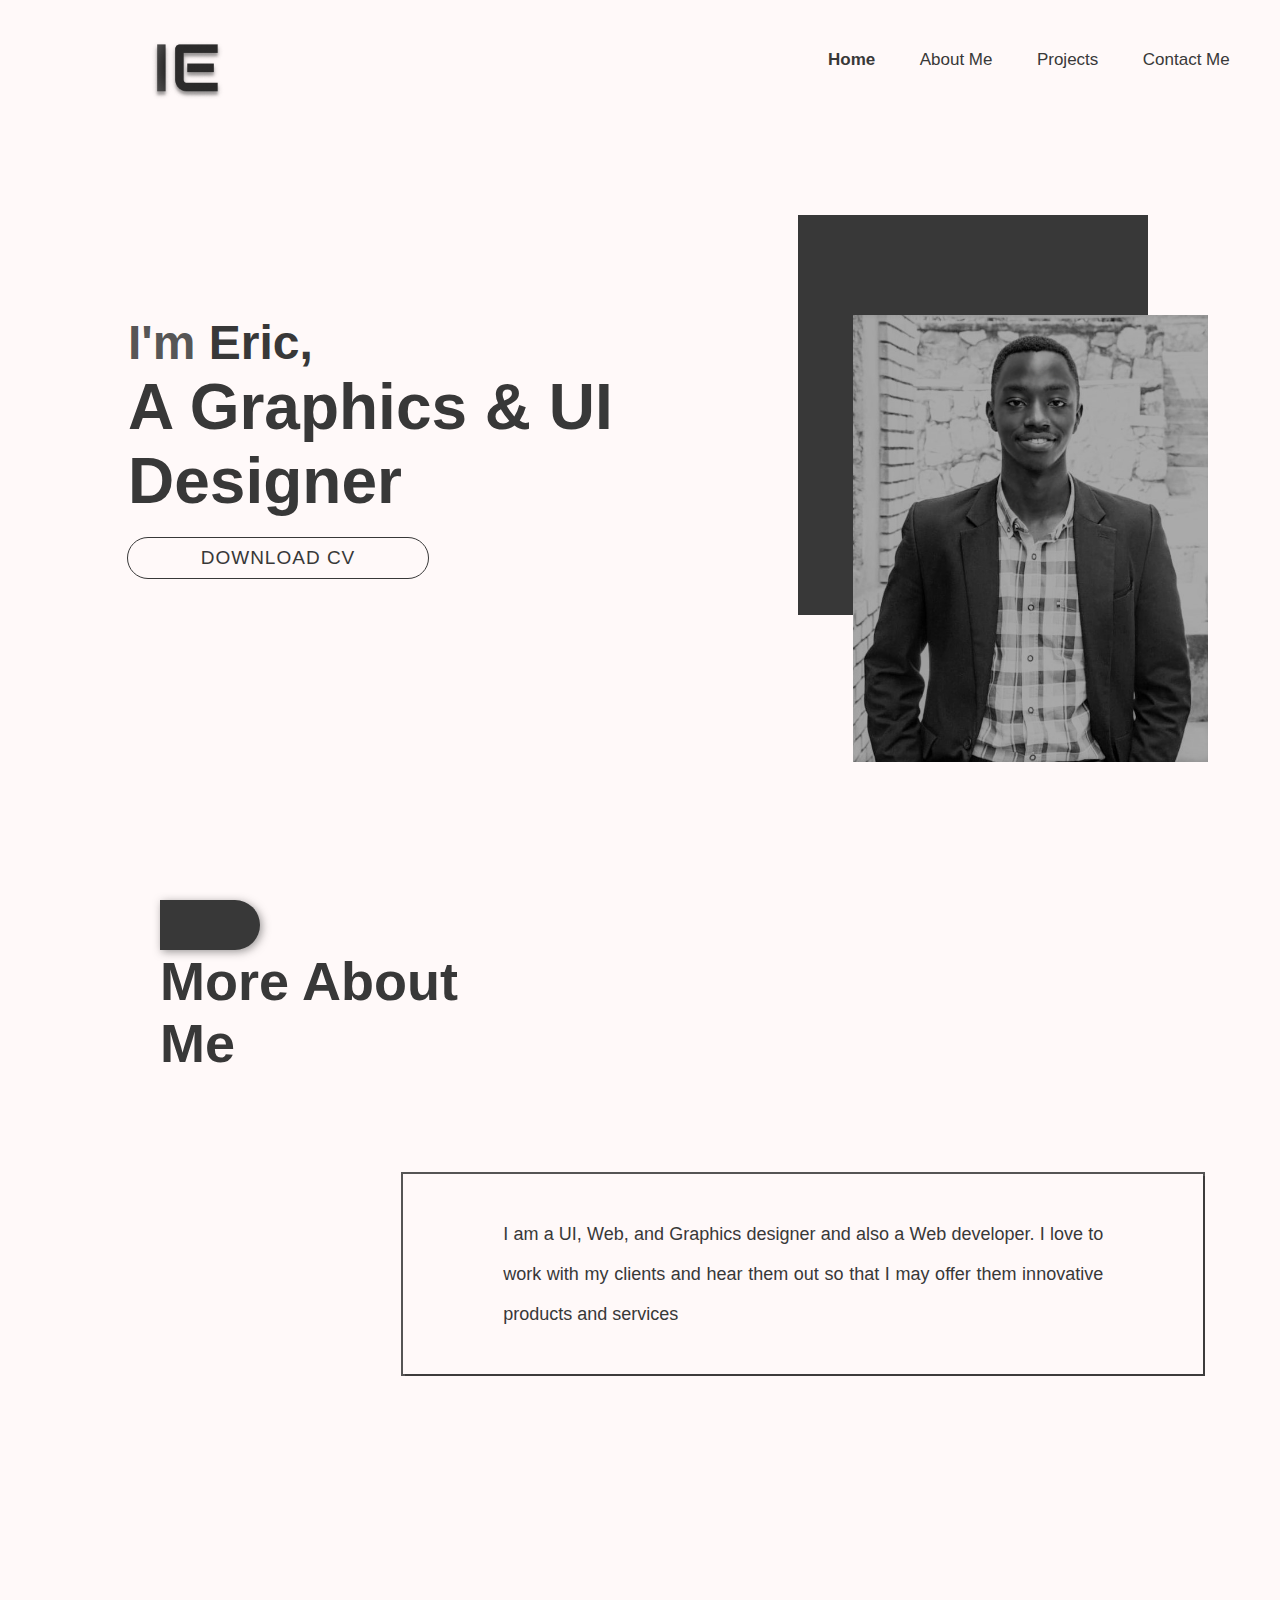
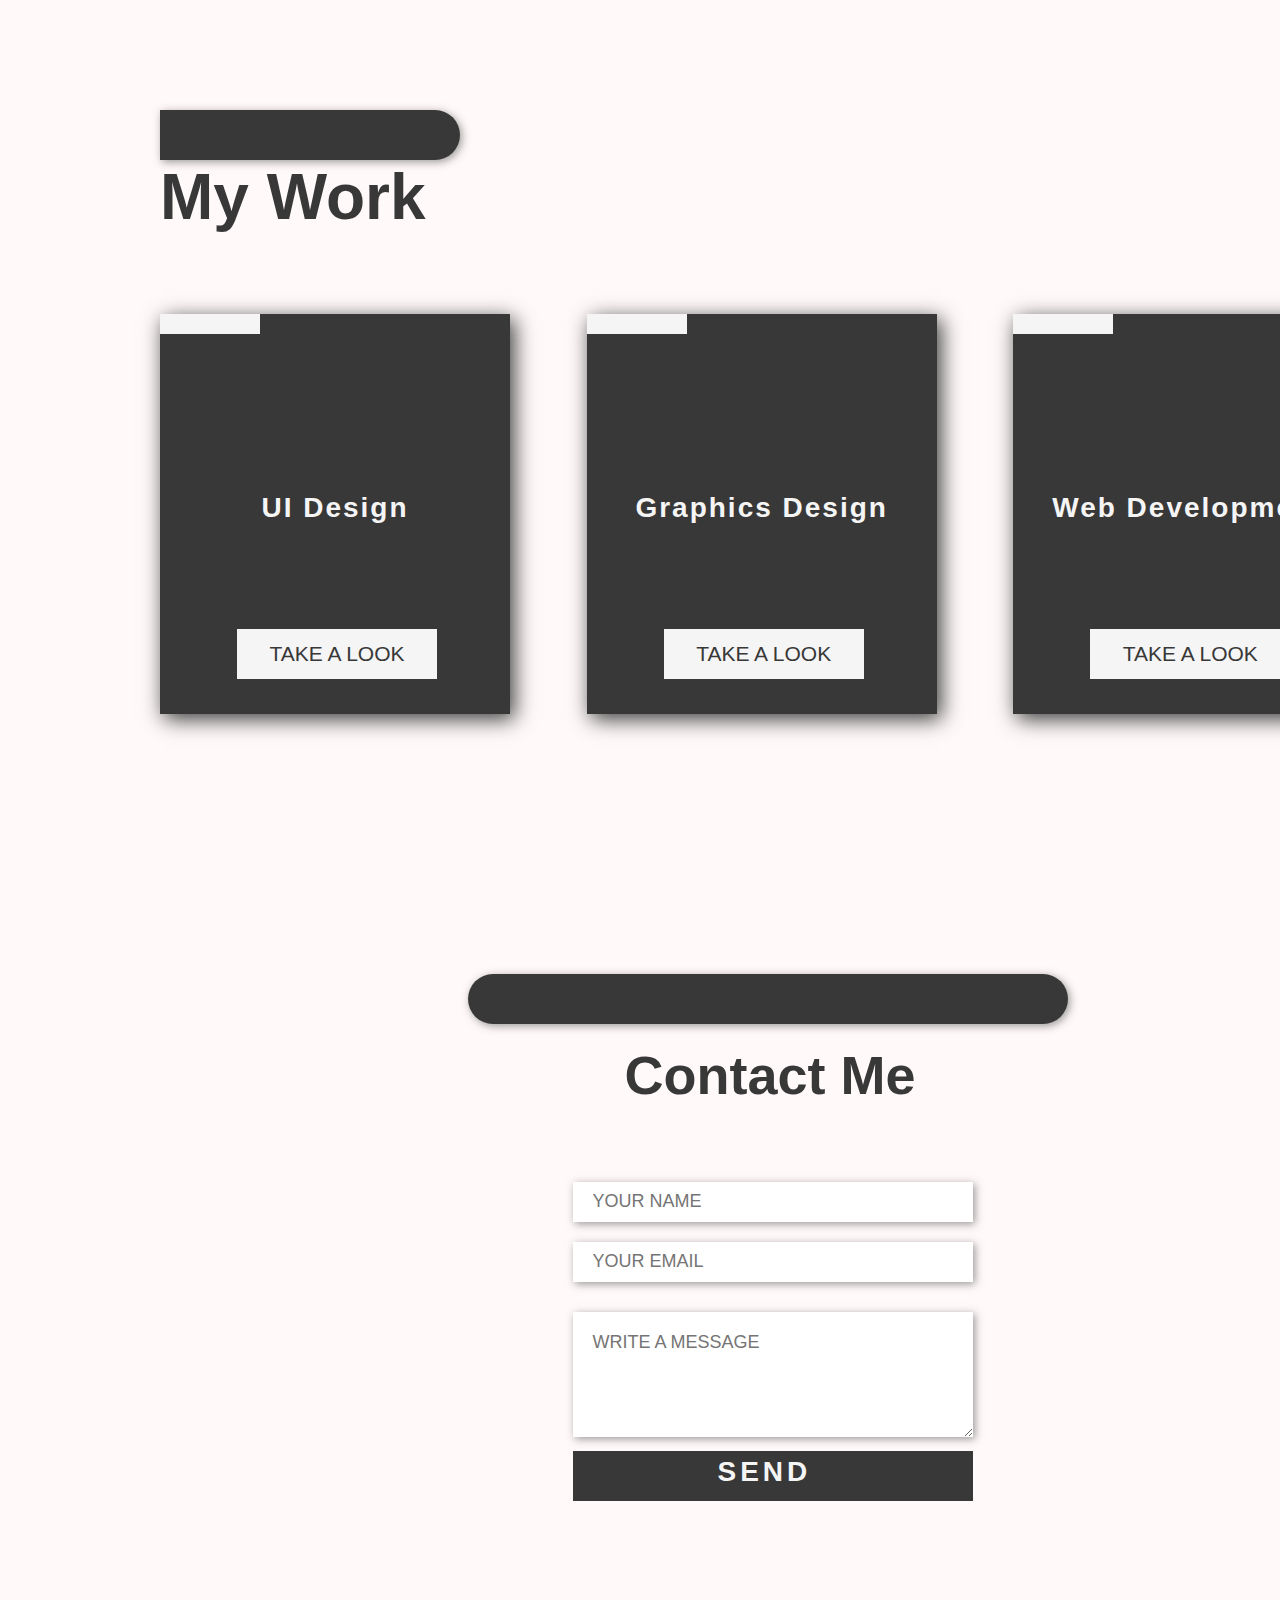
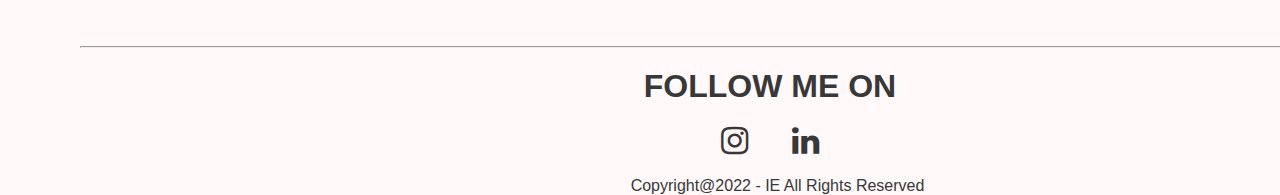
<file: index.html>
<!DOCTYPE html>
<html lang="en">
<head>
    <meta charset="UTF-8">
    <meta http-equiv="X-UA-Compatible" content="IE=edge">
    <meta name="viewport" content="width=device-width, initial-scale=1.0">
    <title>IE Portfolio</title>

    <link rel="stylesheet" href="./styles.css">
    <link rel="stylesheet" href="./font-awesome-4.7.0/css/font-awesome.css">

    <link rel="preconnect" href="https://fonts.googleapis.com">
    <link rel="preconnect" href="https://fonts.gstatic.com" crossorigin>

</head>
<body>
    <div class="container">
        <header>
        
                <div class="navigation">
                    <!-- <a href="./index.html" id="logo"><h1>logo</h1></a> -->
                    <img src="./img/Group 1 (3).png" alt="logo">
                    <ul>
                        <li><a href="./index.html" id="active">home</a></li>
                        <li><a href="#about">about me</a></li>
                        <li><a href="#projects">projects</a></li>
                        <li><a href="#contact">contact me</a></li>
                        <!-- <img src="" alt="mode-logo" class="mode"> -->
                    </ul>
                    
                </div>
           
            
            <div class="hero-section">
                <div class="introduction">
                    <h2>I'm <span id="name">Eric,</span></h2>
                    <h1>A graphics & UI <span id="work">designer</span></h1>

                    <div class="see-work">
                        <a href="./doc/Resume.pdf" download="Resume">Download cv</a>
                    </div>
                </div>

                <div class="person">
                    <div class="background"></div>
                    <div class="image-person">
                        <img src="./img/ericCropped.jpeg" alt="person">
                    </div>
                </div>
                
            </div>

        </header>

        <main class="about-me" id="about">
            <div class="about-top-line"></div>
            <h1>more about me</h1>
            <div class="about-me-text">
                <p>I am a UI, Web, and Graphics designer and also a Web developer. 
                I love to work with my clients and hear them out so that
                I may offer them innovative products and services </p>
            </div>
        </main>

        <main class="my-work" id="projects">
            <div class="work-top-line"></div>
            <h1>my work</h1>
            <div class="work-grid">
                
                <div class="ui-design card">
                    <div class="line"></div>
                    <h2>UI design</h2>
                    <div class="card-button">
                        <a href="https://www.figma.com/file/wGAbgxWTK1bM1JfzLYOVe3/Future-Programmers" target="_blank">take a look</a>
                    </div>
                </div>

                <div class="web-design card">
                    <div class="line"></div>
                    <h2>Graphics design</h2>
                    <div class="card-button">
                        <a href="https://www.canva.com/design/DAE89TL_cTw/2VTdKgLOOEaR3zxcRyW1Nw/edit?utm_content=DAE89TL_cTw&utm_campaign=designshare&utm_medium=link2&utm_source=sharebutton" target="_blank">take a look</a>
                    </div>
                </div>

                <div class="web-dev card">
                    <div class="line"></div>
                    <h2>web development</h2>
                    <div class="card-button">
                        <a href="http://jeremie-testing.me/Les-Lions-servernt-repo/index.html" target="_blank">take a look</a>
                    </div>
                </div>

            </div>
        </main>


        <main class="contact-me" id="contact">
            <div class="contact-top-line"></div>
            <h1>contact me</h1>
            
            <div class="form-container">
                <form action="./index.php" method="dialog">
                    <!-- <label for="name">name</label> -->
                    <input type="text" name="name" id="name" placeholder="YOUR NAME">
                    <br>
                    <!-- <label for="email">email</label> -->
                    <input type="email" name="email" id="email" placeholder="YOUR EMAIL">
                    <br>
                    <!-- <label for="message">message</label> -->
                    <textarea name="message" id="message" cols="30" rows="5" placeholder="WRITE A MESSAGE"></textarea>
                    <br>
                    <!-- <button type="submit">send</button> -->
                    <div class="button">
                        <a href="./welcome.html">send</a>
                    </div>
                    

                </form>
            </div>
        </main>

        <hr>

        <main class="footer">
            <h1>follow me on </h1>
            <div class="icons">
                <a href="https://www.instagram.com/ericishimwe2000/" target="_blank"><i class="fa fa-instagram fa-2x"></i></a>
                <a href="https://www.linkedin.com/in/ishimwe-eric-b14090195/" target="_blank"><i class="fa fa-linkedin fa-2x"></i></a>
                <!-- <a href="#"><i class="fa fa-github fa-2x"></i></a> -->
            </div>

        <div class="copyright">
            <p>copyright@2022 - IE all rights reserved</p>
        </div>
        </main>        
               
        
    </div>
</body>
</html>
</file>
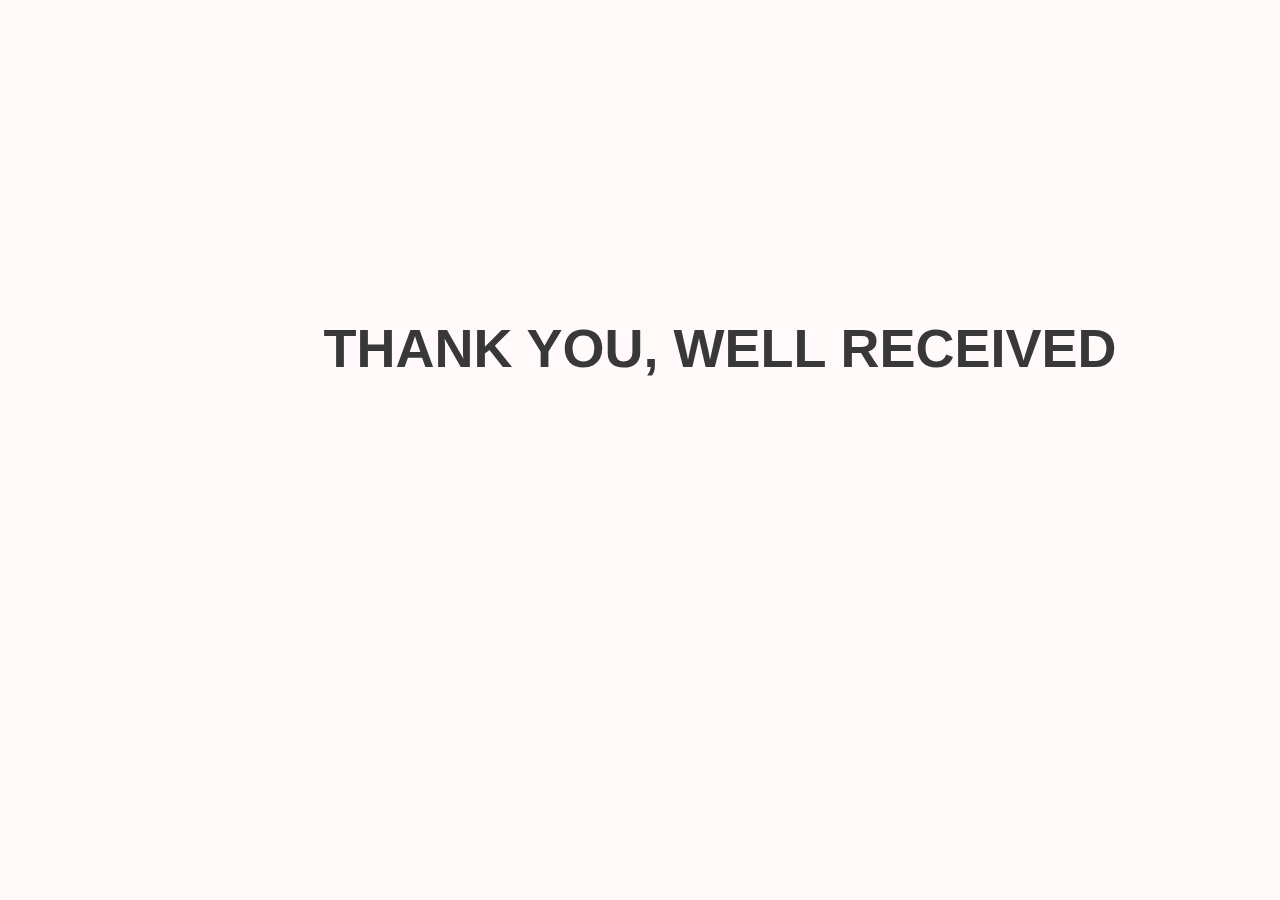
<file: welcome.html>
<!DOCTYPE html>
<html lang="en">
<head>
    <meta charset="UTF-8">
    <meta http-equiv="X-UA-Compatible" content="IE=edge">
    <meta name="viewport" content="width=device-width, initial-scale=1.0">
    <title>Message</title>
    <link rel="stylesheet" href="./styles.css"> 
</head>
<style>
    div{
        display: flex;
        justify-content: center;
        align-items: center;
    }

    body{
        display: flex;
        justify-content: center;
        align-items: center;
    
    }
    h1{
        margin-top: 40%;
        text-transform: uppercase;
        font-size: 54px;
    }
</style>
<body>
    <div>
        <h1>Thank you, well Received</h1>
    </div>
</body>
</html>
</file>
<file: styles.css>
/* @import url('https://fonts.googleapis.com/css2?family=Poppins&display=swap'); */

*{
    margin: 0;
    padding: 0;
    box-sizing: border-box;
    font-family: 'Poppins', sans-serif;
    transition: all ease-in 0.3s;
}

html{
    width: 1440px;
    text-rendering: optimizeLegibility;
    scroll-behavior: smooth;
}

body{
    width: 100%;
    height: 100%;
    background-color: rgba(255, 247, 247, 0.712);
    color: rgb(56, 56, 56);
}

header{
    height: 100vh;
}
/* ===================================================== */

.navigation{
    height: 80px;
    display: inline-block;
}

.navigation #logo{
    color: rgb(56, 56, 56);
    text-decoration: none;
    float: left;
    font-size: 24px;
    margin-left: 150px;
    margin-top: 35px;
}

.navigation img{
    width: 6%;
    margin-left: 150px;
    margin-top: 25px;

}

.navigation ul{
    float: right;
    margin-top: 30px;
    margin-left: 548px;
}
.navigation ul li{
    list-style-type: none;
    text-transform: capitalize;
    display: inline-block;
    padding: 20px;
    font-size: 17px;
    transition: 0.3s ease-in-out;
}

.navigation ul li a{
    color: rgb(56, 56, 56);
    text-decoration: none;
    transition: 0.3s ease-in-out;
}

.navigation ul li a:hover{
    font-weight: 600;
    transition: 0.3s ease-in-out;
}

#active{
    font-weight: 700;
    transition: 0.3s ease-in-out;
}
/* ----------------------------------------------------------- */

.hero-section
{
    position: absolute;
    top: 35%;
    left: 10%;
}

.introduction{
    width: 600px;
    float: left;
}
.introduction #name{
    color: rgb(56, 56, 56);
}

.introduction h2{
    color: hsla(0, 0%, 22%, 0.85);
    font-size: 48px;
}
.introduction h1{
    font-size: 64px;
    text-transform: capitalize;
}

.see-work{
    margin-top: 20px;
    outline: 1px solid rgb(56, 56, 56);
    border-radius: 50px;
    width: 300px;
    height: 40px;
    display: flex;
    justify-content: center;
    align-items: center;
}

.see-work a{
    color: rgb(56, 56, 56);
    text-decoration: none;
    text-transform: uppercase;
    font-weight: 400;
    font-size: 19px;
    letter-spacing: 1px;
    transition: all ease-in-out 0.2s;
    
}

.see-work a:hover{
    font-weight: 500;
    letter-spacing: 2px;
    transition: all ease-in-out 0.2s;
}

.person
{
    float: right;
    margin-left: 70px;
    
}

.person .background{
    background-color: rgb(56, 56, 56);
    width: 350px;
    height: 400px;
    margin-top: -100px;
}

.image-person img{
    width: 355px;
   
    margin-left: 55px;
    margin-top: -300px;
}
/* ----------------------------------------------------------- */

.about-me .about-top-line{
    background-color: rgb(56, 56, 56);
    width: 100px;
    height: 50px;
    margin-left: 160px;
    border-bottom-right-radius: 50px;
    border-top-right-radius: 50px;
    box-shadow: 2px 2px 8px rgba(56, 56, 56, 0.5);
}

.about-me h1{
    font-size: 54px;
    text-transform: capitalize;
    margin-left: 160px;
    width: 300px;
}

.about-me-text{
    width: 800px;
    height: 200px;
    outline:2px solid rgba(56, 56, 56, 0.85);
    box-shadow: 2px 2px rgba(56, 56, 56, 0.85);
    margin: 100px 28%;
    position: relative;
    display: flex;
    
    justify-content: center;
    align-items: center;
  
}

.about-me-text p{
    width: 600px;
    line-height: 30px;
    text-align: justify;
    font-size: 18px;
    line-height: 40px;
}

.about-me{
    height: 90vh;
}
/* ------------------------------------------------------ */

.my-work{
    /* margin-top: 150px; */
    /* margin-bottom: 100px; */
    height: 80vh;
}

.my-work .work-top-line{
    background-color: rgb(56, 56, 56);
    width: 300px;
    height: 50px;
    margin-left: 160px;
    border-bottom-right-radius: 50px;
    border-top-right-radius: 50px;
    box-shadow: 2px 2px 8px rgba(56, 56, 56, 0.5);
   
}

.my-work h1{
    font-size: 64px;
    text-transform: capitalize;
    margin-left: 160px;
}

.work-grid{
    display: grid;
    grid-template-columns: repeat(3, 1fr);
    grid-template-rows: 1fr;
    grid-column-gap: 0px;
    grid-row-gap: 0px;
    margin-left: 160px;
    /* margin-top: 40px; */
    /* margin-bottom: 100px; */
}

.card{
    background-color: rgb(56, 56, 56);
    width: 350px;
    height: 400px;
    box-shadow: 4px 5px 20px rgb(56, 56, 56);
    margin-top: 80px;
}

.card h2{
    color: whitesmoke;
    display: flex;
    justify-content: center;
    align-items: center;
    padding-top: 45%;
    text-transform: capitalize;
    letter-spacing: 2px;
    font-size: 28px;
}

.card-button{
    background-color: whitesmoke;
    width: 200px;
    height: 50px;
    display: flex;
    justify-content: center;
    align-items: center;
    margin-left: 22%;
    margin-top: 30%;
}

.card .line{
    height: 20px;
    width: 100px;
    background-color: whitesmoke;
}

.card-button a{
    color: rgb(56, 56, 56);
    text-transform: uppercase;
    text-decoration: none;
    font-weight: 500;
    font-size: 21px;
    transition: all ease-in 0.1s;
}

.card-button a:hover{
    font-weight: 700;
    transition: all ease-in 0.1s;
}
/* ---------------------------------------------------- */


.contact-top-line
{
    background-color: rgb(56, 56, 56);
    width: 600px;
    height: 50px;
    display: flex;
    justify-content: center;
    align-items: center;
    margin-left: 32.5%;
    margin-top: 10%;
    border-radius: 50px;
    box-shadow: 2px 2px 8px rgba(56, 56, 56, 0.5);
}

.contact-me h1{
    text-align: center;
    font-size: 54px;
    text-transform: capitalize;
    margin-top: 20px;
    margin-left: 100px;
}

.form-container{
    display: flex;
    justify-content: center;
    align-items: center;
    /* margin-top: 30px; */
    height: 60vh;
}

.form-container label{
    color: rgb(56, 56, 56);
    font-size: 24px;
    text-transform: uppercase;
    font-weight: 600;
    padding-top: 10px;

}

.form-container input{
    width: 400px;
    height: 40px;
    margin: 10px;
    border:none;
    box-shadow: 2px 2px 8px rgba(56, 56, 56, 0.5);
    padding-left: 20px;
    font-size: 18px;
}

.form-container #name{
    margin-left: 115px;
}

.form-container #email{
    margin-left: 115px;
}

.form-container #message{
    width: 400px;
    padding-left: 20px;
    margin-left: 115px;
    padding-top: 20px;
    margin-top: 20px;
    border: none;
    font-size: 18px;
    box-shadow: 2px 2px 8px rgba(56, 56, 56, 0.5);
}

/* .form-container button{
    background-color: rgb(56, 56, 56);
    width: 400px;
    height: 50px;
    border: none;
    color: whitesmoke;
    text-transform: uppercase;
    font-size: 28px;
    font-weight: 600;
    letter-spacing: 4px;
    margin-left: 115px;
    margin-top: 20px;
    margin-bottom: 80px;
} */
.form-container .button{
    background-color: rgb(56, 56, 56);
    width: 400px;
    height: 50px;
    border: none;
    color: whitesmoke;
    text-transform: uppercase;
    font-size: 28px;
    font-weight: 600;
    letter-spacing: 4px;
    margin-left: 115px;
    margin-top: 10px;
    padding-top: 5px;
    margin-bottom: 80px;
    text-decoration: none;

}
.form-container .button:hover{
    cursor: pointer;
}

.form-container .button a{
    background-color: rgb(56, 56, 56);
    width: 400px;
    height: 50px;
    border: none;
    color: whitesmoke;
    text-transform: uppercase;
    font-size: 28px;
    font-weight: 600;
    letter-spacing: 4px;
    margin-left: 145px;
    margin-top: 30px;
    margin-bottom: 80px;
    text-decoration: none;
    
 
}

.form-container button:hover{
    cursor: pointer;
}

hr{
    width: 100%;
    margin-left: 80px;
}
/* ------------------------------------------- */

.social-media h1{
    text-transform: uppercase;
    justify-content: center;
    display: flex;
    align-items: center;
    margin-left: 80px;

}

.copyright{
    margin-left: 115px;
    text-align: center;
    text-transform: capitalize;
}
/* --------------------------------------------------- */
.footer h1{
    text-align: center;
    text-transform:uppercase;
    margin-left: 100px;
    margin-top: 20px;
}
.footer a{
    color: rgb(56, 56, 56);
    padding: 20px;
    margin-top: 30px;
    text-decoration: none;
}

.footer .icons{
    text-align: center;
    padding: 20px;
    margin-left: 100px;
}
</file>
